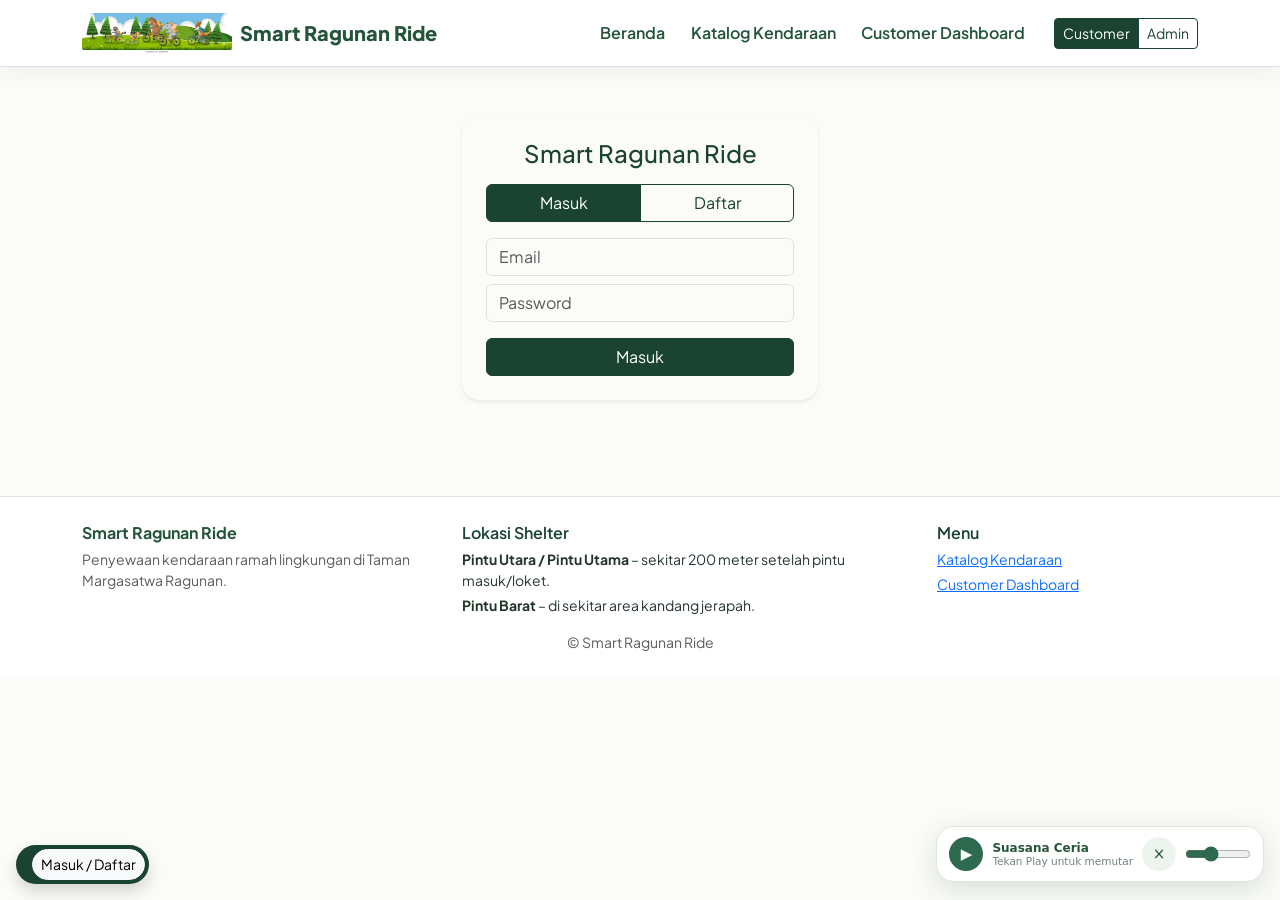
<file: admin.html>
<!DOCTYPE html>
<html lang="id">
<head>
  <meta charset="UTF-8">
  <meta name="viewport" content="width=device-width, initial-scale=1">
  <meta name="description" content="Smart Ragunan Ride: penyewaan kendaraan ramah lingkungan di Taman Margasatwa Ragunan.">
  <title>Dashboard Admin | Smart Ragunan Ride</title>
  <link rel="preconnect" href="https://fonts.googleapis.com">
  <link href="https://fonts.googleapis.com/css2?family=Plus+Jakarta+Sans:wght@400;600;700;800&display=swap" rel="stylesheet">
  <link href="https://cdn.jsdelivr.net/npm/bootstrap@5.3.3/dist/css/bootstrap.min.css" rel="stylesheet">
  <link href="https://cdn.jsdelivr.net/npm/bootstrap-icons@1.11.3/font/bootstrap-icons.min.css" rel="stylesheet">
  <link rel="stylesheet" href="assets/css/style.css">
</head>
<body>
<header>
  <nav class="navbar navbar-expand-lg bg-white sticky-top border-bottom">
    <div class="container">
      <a class="navbar-brand d-flex align-items-center gap-2" href="index.html">
        <img src="assets/img/logo.jpg" alt="Logo" height="40" class="rounded" onerror="this.remove()">
        <span class="brand">Smart Ragunan Ride <small class='text-muted fw-normal'>Admin</small></span>
      </a>
      <button class="navbar-toggler" type="button" data-bs-toggle="collapse" data-bs-target="#mainNav" aria-controls="mainNav" aria-expanded="false" aria-label="Buka navigasi">
        <span class="navbar-toggler-icon"></span>
      </button>
      <div class="collapse navbar-collapse" id="mainNav">
        <ul class="navbar-nav ms-auto align-items-lg-center">
          <li class="nav-item"><a class="nav-link active" href="admin.html">Dashboard Admin</a></li>
          <li class="nav-item"><a class="nav-link" href="iot.html">Monitoring IoT</a></li>
          <li class="nav-item"><a class="nav-link" href="riwayat-admin.html">Riwayat Peminjaman</a></li>
          <li class="nav-item ms-lg-3">
            <div class="btn-group btn-group-sm" role="group" aria-label="Pilih peran">
              <button type="button" data-role="customer" class="btn btn-outline-primary">Customer</button>
              <button type="button" data-role="admin" class="btn btn-outline-primary">Admin</button>
            </div>
          </li>
        </ul>
      </div>
    </div>
  </nav>
</header>
<main class="container py-4">
  <h1 class="h3 text-primary mb-3">Dashboard Admin</h1>

  <!-- Fitur 10: statistik -->
  <div class="row g-3 mb-4"><div class="col-6 col-md-3"><div class="card border-0 shadow-sm"><div class="card-body"><small class="text-muted">Total Booking</small><p id="sTotal" class="h4 text-primary mb-0"></p></div></div></div><div class="col-6 col-md-3"><div class="card border-0 shadow-sm"><div class="card-body"><small class="text-muted">Sewa Berjalan</small><p id="sRunning" class="h4 text-primary mb-0"></p></div></div></div><div class="col-6 col-md-3"><div class="card border-0 shadow-sm"><div class="card-body"><small class="text-muted">Menunggu Verifikasi</small><p id="sWaiting" class="h4 text-primary mb-0"></p></div></div></div><div class="col-6 col-md-3"><div class="card border-0 shadow-sm"><div class="card-body"><small class="text-muted">Pendapatan</small><p id="sIncome" class="h4 text-primary mb-0"></p></div></div></div></div>

  <section class="card border-0 shadow-sm mb-4"><div class="card-body">
    <h2 class="h5 text-primary mb-3">Verifikasi Pembayaran &amp; Pengembalian </h2>
    <div class="input-group">
      <input id="bookingId" class="form-control" placeholder="Kode booking, mis. BK1234567">
      <button id="btnVerify" type="button" class="btn btn-primary">Setujui &amp; Mulai Sewa</button>
      <button id="btnReturn" type="button" class="btn btn-success">Konfirmasi Pengembalian</button>
    </div>
  </div></section>

  <section class="card border-0 shadow-sm mb-4"><div class="card-body">
    <h2 class="h5 text-primary mb-3">Semua Booking</h2>
    <div class="table-responsive"><table class="table align-middle">
      <thead><tr><th>ID</th><th>Nama</th><th>Unit</th><th>Jadwal Pengambilan</th><th>Waktu Booking</th><th>Waktu Pembayaran</th><th>Total</th><th>Pembayaran</th><th>Status Sewa</th><th>Bukti</th><th>Aksi</th></tr></thead>
      <tbody id="bookingRows"></tbody>
    </table></div>
    <p id="bookingEmpty" class="d-none mb-0">Belum ada booking.</p>
  </div></section>
  <section class="card border-0 shadow-sm mb-4"><div class="card-body">
    <h2 class="h5 text-primary mb-3">Kelola Kendaraan</h2>
    <div class="table-responsive"><table class="table align-middle">
      <thead><tr><th>Kode</th><th>Nama</th><th>Tarif</th><th>Status</th><th></th></tr></thead>
      <tbody id="bikeRows"></tbody>
    </table></div>
  </div></section>
  <section class="card border-0 shadow-sm mb-4"><div class="card-body">
    <h2 class="h5 text-primary mb-3">Tambah Customer Offline</h2>
    <form id="manualCustomerForm" class="row g-2">
      <div class="col-md-3"><input id="offlineName" class="form-control" placeholder="Nama customer" required></div>
      <div class="col-md-2"><input id="offlinePhone" class="form-control" placeholder="Nomor HP" required></div>
      <div class="col-md-2"><input id="offlineEmail" type="email" class="form-control" placeholder="Email (opsional)"></div>
      <div class="col-md-3"><select id="offlineBike" class="form-select" required><option value="">Pilih kendaraan katalog</option></select></div>
      <div class="col-md-1"><input id="offlineDuration" type="number" min="1" value="1" class="form-control" title="Durasi / jumlah"></div>
      <div class="col-md-1"><button class="btn btn-primary w-100" type="submit">Tambah</button></div>
      <div class="col-12"><small class="text-muted">Admin memilih kendaraan dan durasi secara manual. Booking offline langsung tercatat sebagai sewa berjalan.</small></div>
    </form><div id="offlineCustomerList" class="small mt-3"></div>
  </div></section>
  <section class="card border-0 shadow-sm mb-4"><div class="card-body">
    <h2 class="h5 text-primary mb-3">Tambah Kendaraan Baru</h2>
    <form id="manualBikeForm" class="row g-2">
      <div class="col-md-3"><input id="newBikeName" class="form-control" placeholder="Nama kendaraan" required></div>
      <div class="col-md-2"><select id="newBikeType" class="form-select"><option value="sepeda">Sepeda Biasa</option><option value="ebike">Sepeda Listrik</option><option value="skuter">Skuter</option><option value="buggy">Buggy Car</option><option value="shuttle">Shuttle</option><option value="stroller">Stroller</option></select></div>
      <div class="col-md-2"><input id="newBikePrice" type="number" min="0" class="form-control" placeholder="Tarif" required></div>
      <div class="col-md-2"><select id="newBikeShelter" class="form-select"><option value="utara">Shelter Utara</option><option value="barat">Shelter Barat</option></select></div>
      <div class="col-md-3"><input id="newBikeImage" type="file" accept="image/png,image/jpeg,image/webp" class="form-control"></div>
      <div class="col-12"><button class="btn btn-primary" type="submit">Simpan Kendaraan</button><small class="text-muted ms-2">Gambar maksimal 2 MB. Data simulasi disimpan di browser.</small></div>
    </form>
  </div></section>
  <section class="card border-0 shadow-sm mb-4"><div class="card-body">
    <h2 class="h5 text-primary mb-3">Monitoring Batas Waktu Penyewaan</h2>
    <div class="table-responsive"><table class="table align-middle"><thead><tr><th>ID Booking</th><th>Customer</th><th>ID Kendaraan</th><th>Mulai</th><th>Batas Waktu</th><th>Sisa Waktu</th><th>Status</th></tr></thead><tbody id="rentalMonitorRows"></tbody></table></div>
  </div></section>
  <section class="card border-0 shadow-sm mb-4"><div class="card-body">
    <h2 class="h5 text-primary mb-3">Ulasan &amp; Rating (<span id="reviewAvg"></span>)</h2>
    <div id="reviewList"></div>
  </div></section>
  <section class="card border-0 shadow-sm mb-4"><div class="card-body">
    <h2 class="h5 text-primary mb-3">Peringatan IoT &amp; SOS</h2>
    <div id="events"></div>
  </div></section>
  <section class="card border-0 shadow-sm mb-4"><div class="card-body">
    <h2 class="h5 text-primary mb-3">Kendaraan Keluar Area</h2>
    <p class="small text-muted">Informasi lokasi terakhir kendaraan yang terdeteksi keluar dari area yang diizinkan.</p>
    <div id="geofenceAlerts"><p class="small text-muted mb-0">Belum ada kendaraan yang terdeteksi keluar area.</p></div>
  </div></section>
  <section class="card border-0 shadow-sm mb-4"><div class="card-body">
    <h2 class="h5 text-primary mb-3">Telemetri ESP32 (simulasi, deteksi otomatis)</h2>
    <p class="small text-muted">Peringatan getaran, keluar perimeter, dan baterai rendah muncul otomatis. <a href="iot.html">Buka Monitoring IoT</a></p>
    <pre id="telemetryLog" class="telemetry mb-0 d-none"></pre>
    </div></section>
</main>
<!-- Chip akun, tempat notifikasi, dan form login admin (ada di semua halaman) -->
<div class="position-fixed bottom-0 start-0 m-3 bg-primary text-white rounded-pill shadow d-flex align-items-center gap-2 ps-3 pe-1 py-1 small" style="z-index:1050">
  <span id="chipName" class="d-none"></span>
  <button id="logoutBtn" class="btn btn-sm btn-light rounded-pill d-none" type="button">Keluar</button>
  <a id="chipLogin" href="login.html" class="btn btn-sm btn-light rounded-pill d-none">Masuk / Daftar</a>
</div>
<div id="toasts" class="toast-container position-fixed top-0 end-0 p-3" style="margin-top:64px"></div>
<div class="modal fade" id="adminModal" tabindex="-1" aria-hidden="true">
  <div class="modal-dialog modal-dialog-centered modal-sm">
    <form id="adminForm" class="modal-content">
      <div class="modal-header"><h5 class="modal-title">Login Admin</h5><button type="button" class="btn-close" data-bs-dismiss="modal" aria-label="Tutup"></button></div>
      <div class="modal-body">
        <input id="admUser" class="form-control mb-2" placeholder="Username" autocomplete="username">
        <input id="admPass" type="password" class="form-control" placeholder="Password" autocomplete="current-password">
        <p id="admErr" class="text-danger small mt-2 mb-0"></p>
      </div>
      <div class="modal-footer"><button class="btn btn-primary w-100">Masuk</button></div>
    </form>
  </div>
</div>
<script src="https://cdn.jsdelivr.net/npm/bootstrap@5.3.3/dist/js/bootstrap.bundle.min.js"></script>
<script src="assets/js/core/storage.js"></script>
<script src="assets/js/core/ui.js"></script>
<script src="assets/js/features/01-auth.js"></script>
<script src="assets/js/features/15-notifications.js"></script>
<script src="assets/js/data/bikes.js"></script>
<script src="assets/js/features/14-iot-activity.js"></script>
<script src="assets/js/features/10-admin-dashboard.js"></script>
<script src="assets/js/features/08-return-bike.js"></script>
<script src="assets/js/features/11-admin-bikes.js"></script>
<script src="assets/js/features/12-admin-bookings.js"></script>
<script src="assets/js/features/16-reviews.js"></script>
<script src="assets/js/pages/admin.js"></script>
<script src="assets/js/features/17-pickup-scanner.js"></script>
<script src="assets/js/core/motion.js"></script>
<script src="assets/js/features/music-player.js"></script>
</body>
</html>
</file>
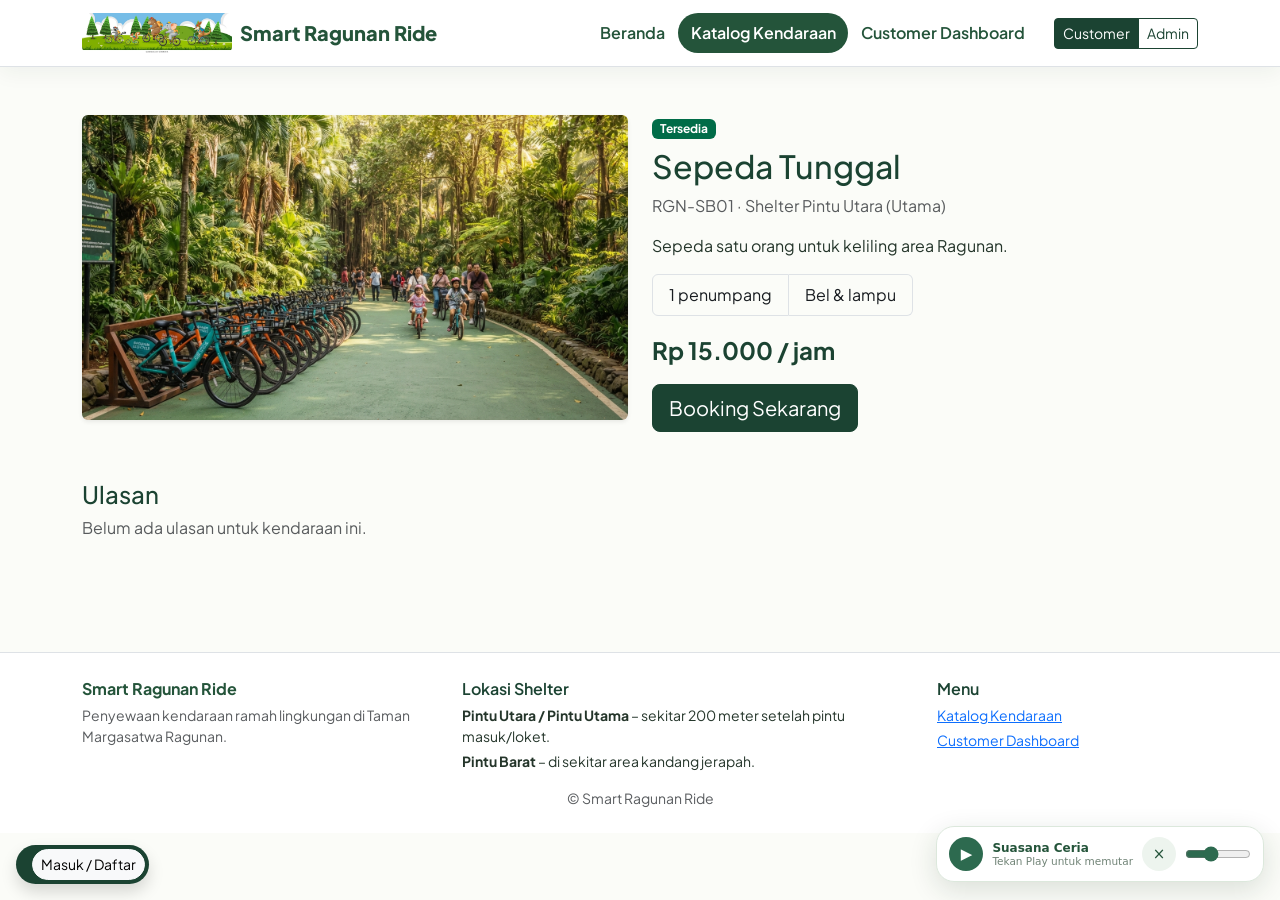
<file: detail.html>
<!DOCTYPE html>
<html lang="id">
<head>
  <meta charset="UTF-8">
  <meta name="viewport" content="width=device-width, initial-scale=1">
  <meta name="description" content="Smart Ragunan Ride: penyewaan kendaraan ramah lingkungan di Taman Margasatwa Ragunan.">
  <title>Detail Kendaraan | Smart Ragunan Ride</title>
  <link rel="preconnect" href="https://fonts.googleapis.com">
  <link href="https://fonts.googleapis.com/css2?family=Plus+Jakarta+Sans:wght@400;600;700;800&display=swap" rel="stylesheet">
  <link href="https://cdn.jsdelivr.net/npm/bootstrap@5.3.3/dist/css/bootstrap.min.css" rel="stylesheet">
  <link href="https://cdn.jsdelivr.net/npm/bootstrap-icons@1.11.3/font/bootstrap-icons.min.css" rel="stylesheet">
  <link rel="stylesheet" href="assets/css/style.css">
</head>
<body>
<header>
  <nav class="navbar navbar-expand-lg bg-white sticky-top border-bottom">
    <div class="container">
      <a class="navbar-brand d-flex align-items-center gap-2" href="index.html">
        <img src="assets/img/logo.jpg" alt="Logo" height="40" class="rounded" onerror="this.remove()">
        <span class="brand">Smart Ragunan Ride</span>
      </a>
      <button class="navbar-toggler" type="button" data-bs-toggle="collapse" data-bs-target="#mainNav" aria-controls="mainNav" aria-expanded="false" aria-label="Buka navigasi">
        <span class="navbar-toggler-icon"></span>
      </button>
      <div class="collapse navbar-collapse" id="mainNav">
        <ul class="navbar-nav ms-auto align-items-lg-center">
          <li class="nav-item"><a class="nav-link" href="index.html">Beranda</a></li>
          <li class="nav-item"><a class="nav-link active" href="katalog.html">Katalog Kendaraan</a></li>
          <li class="nav-item" data-only="customer"><a class="nav-link" href="dashboard.html">Customer Dashboard</a></li>
          <li class="nav-item" data-only="admin"><a class="nav-link" href="admin.html">Dashboard Admin</a></li>
          <li class="nav-item ms-lg-3">
            <div class="btn-group btn-group-sm" role="group" aria-label="Pilih peran">
              <button type="button" data-role="customer" class="btn btn-outline-primary">Customer</button>
              <button type="button" data-role="admin" class="btn btn-outline-primary">Admin</button>
            </div>
          </li>
        </ul>
      </div>
    </div>
  </nav>
</header>
<main class="container py-5">
  <div class="row g-4">
    <div class="col-md-6"><img id="bikeImg" alt="Kendaraan" class="img-fluid rounded shadow-sm w-100" style="max-height:420px;object-fit:cover"></div>
    <div class="col-md-6">
      <span id="bikeStatus" class="badge text-bg-success mb-2"></span>
      <h1 id="bikeTitle" class="h2 text-primary"></h1>
      <p id="bikeInfo" class="text-muted"></p>
      <p id="bikeDesc"></p>
      <ul id="bikeSpecs" class="list-group list-group-horizontal-md flex-wrap mb-3"></ul>
      <p id="bikePrice" class="fs-4 fw-bold text-primary"></p>
      <a id="bookLink" class="btn btn-primary btn-lg">Booking Sekarang</a>
    </div>
  </div>
  <section class="mt-5">
    <h2 class="h4 text-primary">Ulasan <span id="ratingText"></span></h2>
    <div id="reviewList" class="d-grid gap-2"></div>
  </section>
</main>
<footer class="bg-white border-top mt-5 py-4">
  <div class="container">
    <div class="row g-4">
      <div class="col-md-4">
        <p class="fw-bold brand mb-1">Smart Ragunan Ride</p>
        <p class="small text-muted mb-0">Penyewaan kendaraan ramah lingkungan di Taman Margasatwa Ragunan.</p>
      </div>
      <div class="col-md-5">
        <p class="fw-semibold text-primary mb-1">Lokasi Shelter</p>
        <p class="small mb-1"><b>Pintu Utara / Pintu Utama</b> &ndash; sekitar 200 meter setelah pintu masuk/loket.</p>
        <p class="small mb-0"><b>Pintu Barat</b> &ndash; di sekitar area kandang jerapah.</p>
      </div>
      <div class="col-md-3">
        <p class="fw-semibold text-primary mb-1">Menu</p>
        <p class="small mb-1"><a href="katalog.html">Katalog Kendaraan</a></p>
        <p class="small mb-0"><a href="dashboard.html">Customer Dashboard</a></p>
      </div>
    </div>
    <p class="text-center small text-muted mt-3 mb-0">&copy; Smart Ragunan Ride</p>
  </div>
</footer>
<!-- Chip akun, tempat notifikasi, dan form login admin (ada di semua halaman) -->
<div class="position-fixed bottom-0 start-0 m-3 bg-primary text-white rounded-pill shadow d-flex align-items-center gap-2 ps-3 pe-1 py-1 small" style="z-index:1050">
  <span id="chipName" class="d-none"></span>
  <button id="logoutBtn" class="btn btn-sm btn-light rounded-pill d-none" type="button">Keluar</button>
  <a id="chipLogin" href="login.html" class="btn btn-sm btn-light rounded-pill d-none">Masuk / Daftar</a>
</div>
<div id="toasts" class="toast-container position-fixed top-0 end-0 p-3" style="margin-top:64px"></div>
<div class="modal fade" id="adminModal" tabindex="-1" aria-hidden="true">
  <div class="modal-dialog modal-dialog-centered modal-sm">
    <form id="adminForm" class="modal-content">
      <div class="modal-header"><h5 class="modal-title">Login Admin</h5><button type="button" class="btn-close" data-bs-dismiss="modal" aria-label="Tutup"></button></div>
      <div class="modal-body">
        <input id="admUser" class="form-control mb-2" placeholder="Username" autocomplete="username">
        <input id="admPass" type="password" class="form-control" placeholder="Password" autocomplete="current-password">
        <p id="admErr" class="text-danger small mt-2 mb-0"></p>
      </div>
      <div class="modal-footer"><button class="btn btn-primary w-100">Masuk</button></div>
    </form>
  </div>
</div>
<script src="https://cdn.jsdelivr.net/npm/bootstrap@5.3.3/dist/js/bootstrap.bundle.min.js"></script>
<script src="assets/js/core/storage.js"></script>
<script src="assets/js/core/ui.js"></script>
<script src="assets/js/features/01-auth.js"></script>
<script src="assets/js/features/15-notifications.js"></script>
<script src="assets/js/data/bikes.js"></script>
<script src="assets/js/features/03-bike-detail.js"></script>
<script src="assets/js/core/motion.js"></script>
<script src="assets/js/features/music-player.js"></script>
</body>
</html>
</file>
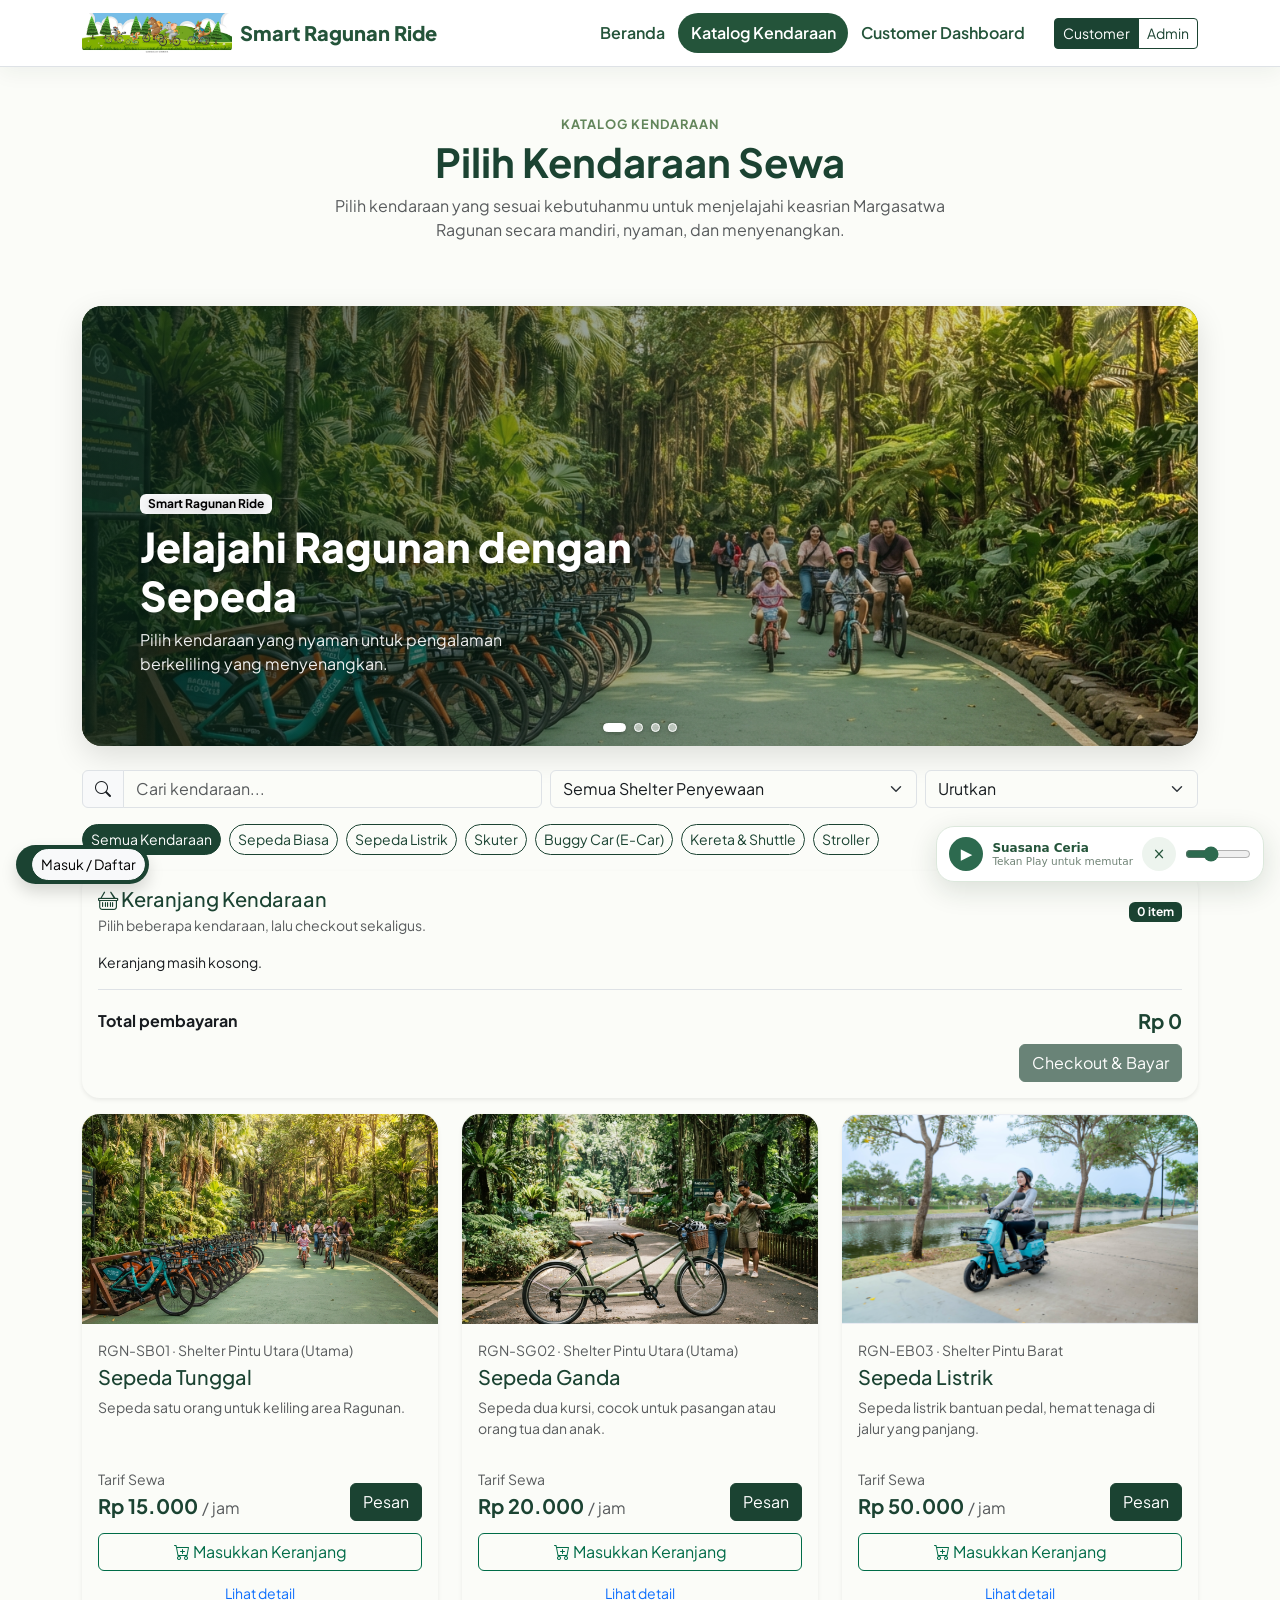
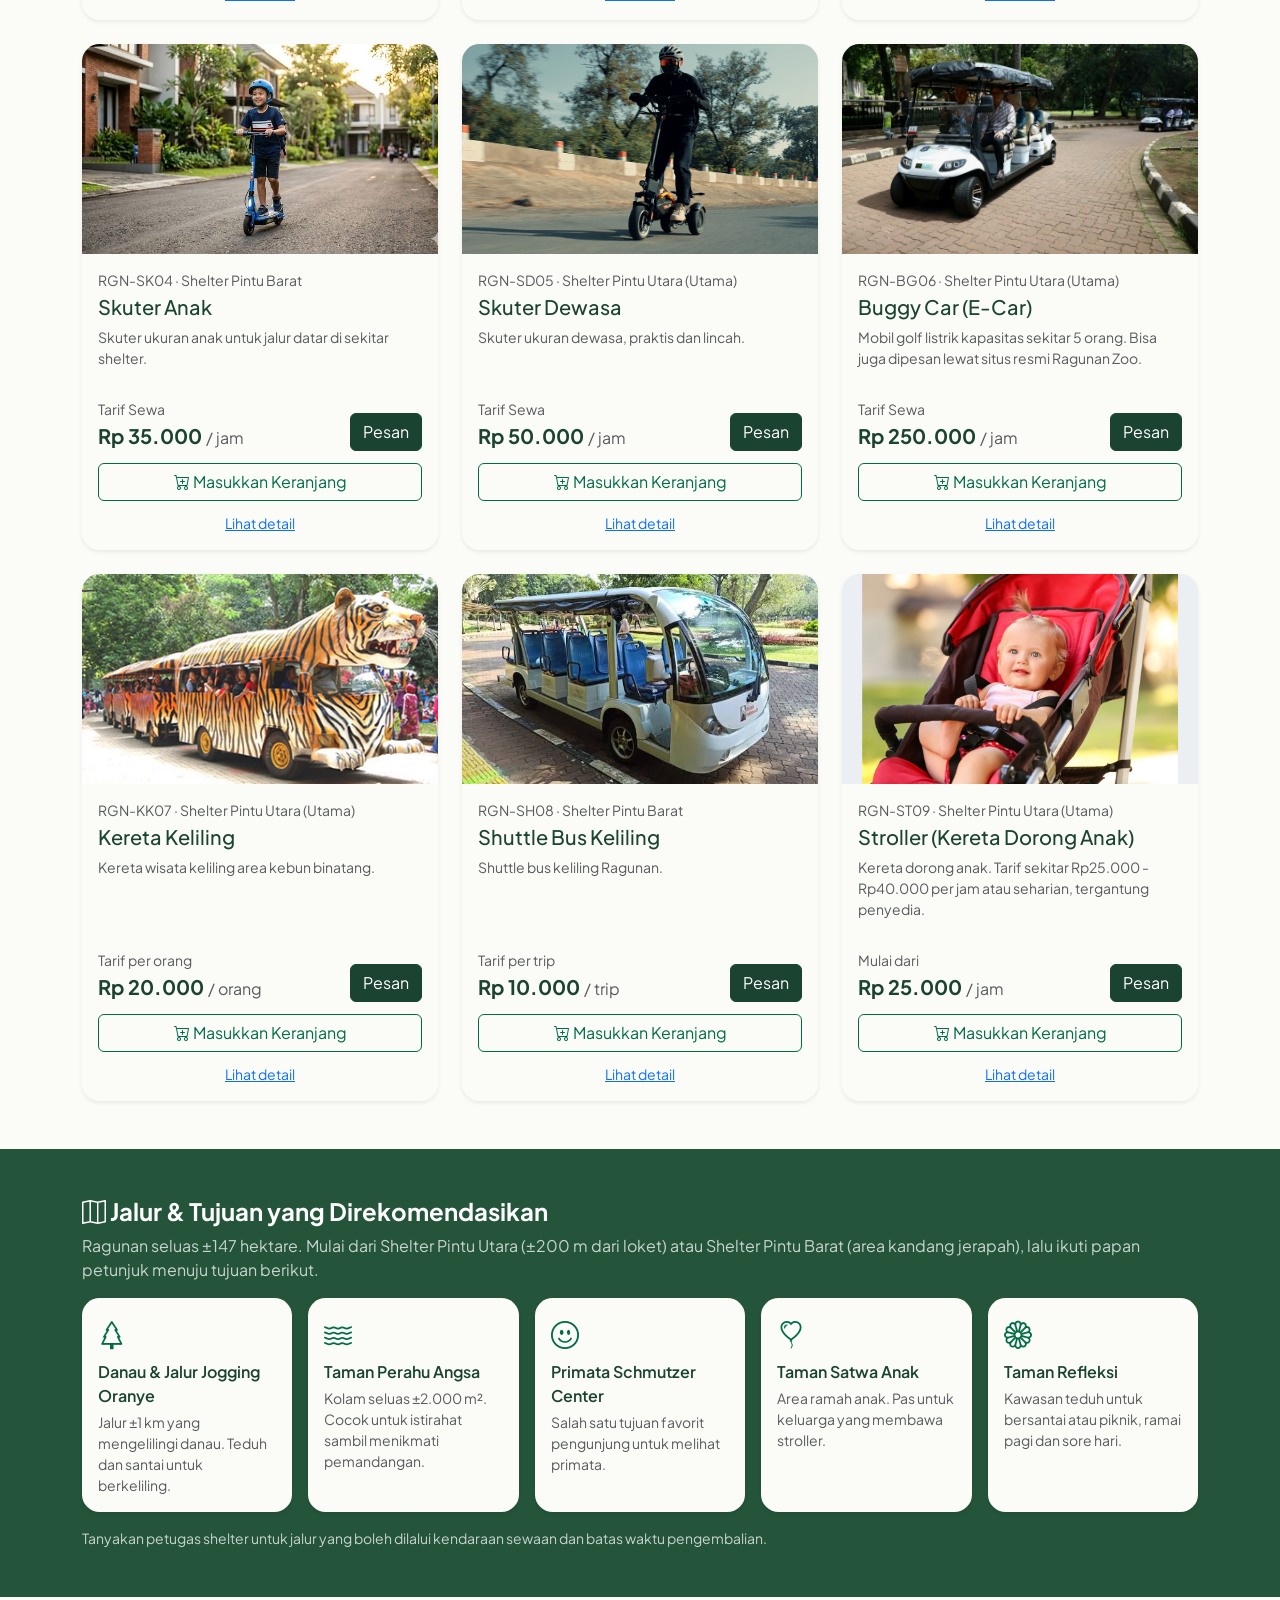
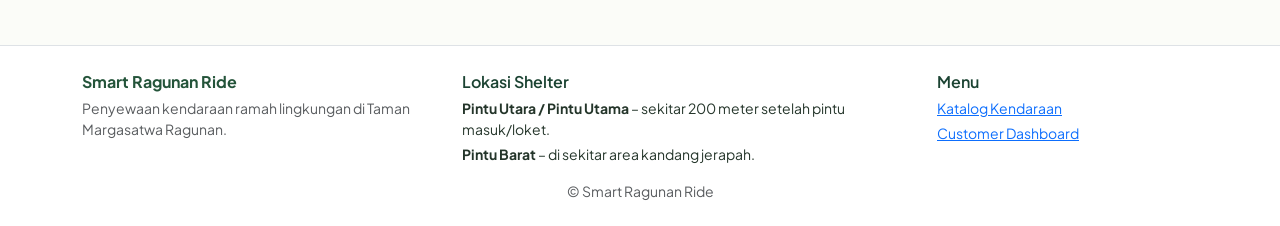
<file: katalog.html>
<!DOCTYPE html>
<html lang="id">
<head>
  <meta charset="UTF-8">
  <meta name="viewport" content="width=device-width, initial-scale=1">
  <meta name="description" content="Smart Ragunan Ride: penyewaan kendaraan ramah lingkungan di Taman Margasatwa Ragunan.">
  <title>Katalog Kendaraan | Smart Ragunan Ride</title>
  <link rel="preconnect" href="https://fonts.googleapis.com">
  <link href="https://fonts.googleapis.com/css2?family=Plus+Jakarta+Sans:wght@400;600;700;800&display=swap" rel="stylesheet">
  <link href="https://cdn.jsdelivr.net/npm/bootstrap@5.3.3/dist/css/bootstrap.min.css" rel="stylesheet">
  <link href="https://cdn.jsdelivr.net/npm/bootstrap-icons@1.11.3/font/bootstrap-icons.min.css" rel="stylesheet">
  <link rel="stylesheet" href="assets/css/style.css">
  <link rel="stylesheet" href="assets/css/slideshow.css">
</head>
<body>
<header>
  <nav class="navbar navbar-expand-lg bg-white sticky-top border-bottom">
    <div class="container">
      <a class="navbar-brand d-flex align-items-center gap-2" href="index.html">
        <img src="assets/img/logo.jpg" alt="Logo" height="40" class="rounded" onerror="this.remove()">
        <span class="brand">Smart Ragunan Ride</span>
      </a>
      <button class="navbar-toggler" type="button" data-bs-toggle="collapse" data-bs-target="#mainNav" aria-controls="mainNav" aria-expanded="false" aria-label="Buka navigasi">
        <span class="navbar-toggler-icon"></span>
      </button>
      <div class="collapse navbar-collapse" id="mainNav">
        <ul class="navbar-nav ms-auto align-items-lg-center">
          <li class="nav-item"><a class="nav-link" href="index.html">Beranda</a></li>
          <li class="nav-item"><a class="nav-link active" href="katalog.html">Katalog Kendaraan</a></li>
          <li class="nav-item" data-only="customer"><a class="nav-link" href="dashboard.html">Customer Dashboard</a></li>
          <li class="nav-item" data-only="admin"><a class="nav-link" href="admin.html">Dashboard Admin</a></li>
          <li class="nav-item ms-lg-3">
            <div class="btn-group btn-group-sm" role="group" aria-label="Pilih peran">
              <button type="button" data-role="customer" class="btn btn-outline-primary">Customer</button>
              <button type="button" data-role="admin" class="btn btn-outline-primary">Admin</button>
            </div>
          </li>
        </ul>
      </div>
    </div>
  </nav>
</header>
<main>
  <section class="container text-center py-5">
    <p class="eyebrow mb-1">Katalog Kendaraan</p>
    <h1 class="display-6 fw-bold text-primary">Pilih Kendaraan Sewa</h1>
    <p class="text-muted mx-auto" style="max-width:640px">Pilih kendaraan yang sesuai kebutuhanmu untuk menjelajahi keasrian Margasatwa Ragunan secara mandiri, nyaman, dan menyenangkan.</p>
  </section>

  <!-- Slideshow kendaraan katalog -->
  <section class="container pb-4">
    <div class="srr-catalog-slideshow srr-fade-slideshow" data-srr-slideshow aria-label="Galeri pilihan kendaraan">
      <div class="srr-catalog-slide srr-slide is-active">
        <img src="assets/img/kendaraan/RGN-SB01.jpg" alt="Sepeda tunggal untuk berkeliling Ragunan">
        <div class="srr-catalog-caption"><span class="badge text-bg-light mb-2">Smart Ragunan Ride</span><h2>Jelajahi Ragunan dengan Sepeda</h2><p>Pilih kendaraan yang nyaman untuk pengalaman berkeliling yang menyenangkan.</p></div>
      </div>
      <div class="srr-catalog-slide srr-slide">
        <img src="assets/img/kendaraan/RGN-EB03.jpg" alt="Sepeda listrik untuk menjelajahi Ragunan">
        <div class="srr-catalog-caption"><span class="badge text-bg-light mb-2">Lebih Praktis</span><h2>Bergerak Lebih Nyaman</h2><p>Temukan pilihan sepeda listrik untuk menemani perjalananmu.</p></div>
      </div>
      <div class="srr-catalog-slide srr-slide">
        <img src="assets/img/kendaraan/RGN-BG06.jpg" alt="Buggy car listrik untuk pengunjung">
        <div class="srr-catalog-caption"><span class="badge text-bg-light mb-2">Untuk Keluarga</span><h2>Keliling Bersama Keluarga</h2><p>Pilih kendaraan sesuai kebutuhan dan jumlah penumpang.</p></div>
      </div>
      <div class="srr-catalog-slide srr-slide">
        <img src="assets/img/kendaraan/RGN-SG02.jpg" alt="Sepeda ganda untuk dua orang">
        <div class="srr-catalog-caption"><span class="badge text-bg-light mb-2">Makin Seru</span><h2>Nikmati Perjalanan Berdua</h2><p>Jelajahi area Ragunan dengan pilihan kendaraan yang tepat.</p></div>
      </div>
      <div class="srr-slide-dots" aria-label="Navigasi slideshow katalog">
        <button type="button" class="is-active" aria-label="Tampilkan gambar 1"></button>
        <button type="button" aria-label="Tampilkan gambar 2"></button>
        <button type="button" aria-label="Tampilkan gambar 3"></button>
        <button type="button" aria-label="Tampilkan gambar 4"></button>
      </div>
    </div>
  </section>

  <section class="container pb-3">
    <div class="row g-2 mb-3">
      <div class="col-md-5"><div class="input-group"><span class="input-group-text"><i class="bi bi-search"></i></span><input id="searchInput" class="form-control" placeholder="Cari kendaraan..."></div></div>
      <div class="col-md-4"><select id="shelterSelect" class="form-select">
        <option value="all">Semua Shelter Penyewaan</option>
        <option value="utara">Shelter Pintu Utara (Utama) - ±200 m dari loket</option>
        <option value="barat">Shelter Pintu Barat - Area kandang jerapah</option>
      </select></div>
      <div class="col-md-3"><select id="sortSelect" class="form-select">
        <option value="default">Urutkan</option><option value="price-asc">Harga terendah</option><option value="price-desc">Harga tertinggi</option>
      </select></div>
    </div>
    <div id="categoryChips" class="d-flex flex-wrap gap-2">
      <button type="button" data-cat="all" class="btn btn-sm rounded-pill btn-primary">Semua Kendaraan</button><button type="button" data-cat="sepeda" class="btn btn-sm rounded-pill btn-outline-primary">Sepeda Biasa</button><button type="button" data-cat="ebike" class="btn btn-sm rounded-pill btn-outline-primary">Sepeda Listrik</button><button type="button" data-cat="skuter" class="btn btn-sm rounded-pill btn-outline-primary">Skuter</button><button type="button" data-cat="buggy" class="btn btn-sm rounded-pill btn-outline-primary">Buggy Car (E-Car)</button><button type="button" data-cat="shuttle" class="btn btn-sm rounded-pill btn-outline-primary">Kereta &amp; Shuttle</button><button type="button" data-cat="stroller" class="btn btn-sm rounded-pill btn-outline-primary">Stroller</button>
    </div>
  </section>

  <section class="container pb-3"><div class="card border-0 shadow-sm"><div class="card-body"><div class="d-flex flex-wrap justify-content-between align-items-center gap-2"><div><h2 class="h5 text-primary mb-1"><i class="bi bi-basket"></i> Keranjang Kendaraan</h2><p class="small text-muted mb-0">Pilih beberapa kendaraan, lalu checkout sekaligus.</p></div><span class="badge text-bg-primary" id="cartCount">0 item</span></div><div id="cartItems" class="small mt-3">Keranjang masih kosong.</div><div class="d-flex justify-content-between align-items-center border-top pt-3 mt-3"><strong>Total pembayaran</strong><strong class="fs-5 text-primary" id="cartTotal">Rp 0</strong></div><div class="text-end mt-2"><button id="cartCheckout" class="btn btn-primary" disabled>Checkout &amp; Bayar</button></div></div></div></section>
  <section class="container pb-5">
    <div id="bikeGrid" class="row g-4"></div>
    <p id="emptyMsg" class="d-none text-center text-muted py-4">Tidak ada kendaraan yang cocok.</p>
  </section>

  <!-- Jalur & tujuan rekomendasi -->
  <section class="section-dark py-5">
    <div class="container">
      <h2 class="h4 fw-bold"><i class="bi bi-map"></i> Jalur &amp; Tujuan yang Direkomendasikan</h2>
      <p class="opacity-75">Ragunan seluas ±147 hektare. Mulai dari Shelter Pintu Utara (±200 m dari loket) atau Shelter Pintu Barat (area kandang jerapah), lalu ikuti papan petunjuk menuju tujuan berikut.</p>
      <div class="row g-3 text-body">
        <div class="col-sm-6 col-lg"><div class="card h-100 border-0 shadow-sm"><div class="card-body"><i class="bi bi-tree fs-3 text-success"></i><p class="fw-semibold text-primary mb-1 mt-1">Danau &amp; Jalur Jogging Oranye</p><p class="small text-muted mb-0">Jalur ±1 km yang mengelilingi danau. Teduh dan santai untuk berkeliling.</p></div></div></div>
        <div class="col-sm-6 col-lg"><div class="card h-100 border-0 shadow-sm"><div class="card-body"><i class="bi bi-water fs-3 text-success"></i><p class="fw-semibold text-primary mb-1 mt-1">Taman Perahu Angsa</p><p class="small text-muted mb-0">Kolam seluas ±2.000 m². Cocok untuk istirahat sambil menikmati pemandangan.</p></div></div></div>
        <div class="col-sm-6 col-lg"><div class="card h-100 border-0 shadow-sm"><div class="card-body"><i class="bi bi-emoji-smile fs-3 text-success"></i><p class="fw-semibold text-primary mb-1 mt-1">Primata Schmutzer Center</p><p class="small text-muted mb-0">Salah satu tujuan favorit pengunjung untuk melihat primata.</p></div></div></div>
        <div class="col-sm-6 col-lg"><div class="card h-100 border-0 shadow-sm"><div class="card-body"><i class="bi bi-balloon-heart fs-3 text-success"></i><p class="fw-semibold text-primary mb-1 mt-1">Taman Satwa Anak</p><p class="small text-muted mb-0">Area ramah anak. Pas untuk keluarga yang membawa stroller.</p></div></div></div>
        <div class="col-sm-6 col-lg"><div class="card h-100 border-0 shadow-sm"><div class="card-body"><i class="bi bi-flower1 fs-3 text-success"></i><p class="fw-semibold text-primary mb-1 mt-1">Taman Refleksi</p><p class="small text-muted mb-0">Kawasan teduh untuk bersantai atau piknik, ramai pagi dan sore hari.</p></div></div></div>
      </div>
      <p class="small opacity-75 mt-3 mb-0">Tanyakan petugas shelter untuk jalur yang boleh dilalui kendaraan sewaan dan batas waktu pengembalian.</p>
    </div>
  </section>
</main>

<!-- Modal booking (fitur 4) -->
<div class="modal fade" id="bookingModal" tabindex="-1" aria-hidden="true">
  <div class="modal-dialog modal-dialog-centered modal-lg modal-dialog-scrollable">
    <div class="modal-content">
      <div class="modal-header">
        <div class="d-flex align-items-center gap-3">
          <img id="modalBikeImg" alt="Kendaraan" class="rounded" width="96" height="72" style="object-fit:cover">
          <div><small class="text-muted" id="modalBikeCode"></small><h5 class="modal-title" id="modalBikeTitle"></h5><small id="modalBikeShelter"></small></div>
        </div>
        <button type="button" class="btn-close" data-bs-dismiss="modal" aria-label="Tutup"></button>
      </div>
      <div class="modal-body">
        <div class="row g-3">
          <div class="col-md-6"><label class="form-label" for="custName">Nama</label><input id="custName" class="form-control" placeholder="Nama penyewa"></div>
          <div class="col-md-6"><label class="form-label" for="custPhone">No. HP</label><input id="custPhone" class="form-control" placeholder="08xxxxxxxxxx"></div>
          <div class="col-md-6"><label class="form-label" for="rentalDate">Tanggal</label><input id="rentalDate" type="date" class="form-control"></div>
          <div class="col-md-6"><label class="form-label" for="rentalStartTime">Jam mulai</label><input id="rentalStartTime" type="time" value="09:00" class="form-control"></div>
          <div class="col-12"><label class="form-label">Durasi / jumlah</label><div class="btn-group w-100" role="group"><button type="button" class="duration-pill btn btn-outline-primary" data-hours="1">1</button><button type="button" class="duration-pill btn btn-outline-primary" data-hours="2">2</button><button type="button" class="duration-pill btn btn-outline-primary" data-hours="3">3</button><button type="button" class="duration-pill btn btn-outline-primary" data-hours="4">4</button></div></div>
        </div>
        <hr>
        <div class="small">
          <div class="d-flex justify-content-between"><span>Tarif</span><span id="calcBasePrice"></span></div>
          <div class="d-flex justify-content-between"><span>Jumlah</span><span id="calcHoursLabel"></span></div>
          <div class="d-flex justify-content-between"><span>Subtotal</span><span id="calcSubtotal"></span></div>
          <div class="d-none" id="depositRow"><span id="calcDeposit"></span></div>
        </div>
        <div class="d-flex justify-content-between fw-bold fs-5 mt-2"><span>Total</span><span id="calcTotalPayment"></span></div>
      </div>
      <div class="modal-footer"><button id="btnConfirmPay" type="button" class="btn btn-primary w-100">Lanjut ke Pembayaran</button></div>
    </div>
  </div>
</div>
<template id="bikeCard">
  <div class="col-12 col-md-6 col-lg-4">
    <article class="card h-100 card-hover border-0 shadow-sm">
      <img data-attr="src:img,alt:title" data-fb class="card-img-top bike-img">
      <div class="card-body d-flex flex-column gap-1">
        <p class="small text-muted mb-0"><span data-f="code"></span> · <span data-f="shelter"></span></p>
        <h3 class="h5 text-primary mb-0" data-f="title"></h3>
        <p class="small fw-semibold text-success mb-0" data-f="ratingText"></p>
        <p class="small text-muted flex-grow-1" data-f="desc"></p>
        <div class="d-flex justify-content-between align-items-end mt-2">
          <div><small class="text-muted" data-f="priceNote"></small><div class="fs-5 fw-bold text-primary"><span data-f="priceText"></span> <small class="fs-6 fw-normal text-muted" data-f="unitText"></small></div></div>
          <button type="button" class="btn btn-primary" data-f="btnText"></button>
        </div>
        <button type="button" class="btn btn-outline-success w-100 mt-2" data-cart-add=""> <i class="bi bi-cart-plus"></i> Masukkan Keranjang</button>
        <a data-attr="href:detailUrl" class="small text-center mt-2">Lihat detail</a>
      </div>
    </article>
  </div>
</template>
<footer class="bg-white border-top mt-5 py-4">
  <div class="container">
    <div class="row g-4">
      <div class="col-md-4">
        <p class="fw-bold brand mb-1">Smart Ragunan Ride</p>
        <p class="small text-muted mb-0">Penyewaan kendaraan ramah lingkungan di Taman Margasatwa Ragunan.</p>
      </div>
      <div class="col-md-5">
        <p class="fw-semibold text-primary mb-1">Lokasi Shelter</p>
        <p class="small mb-1"><b>Pintu Utara / Pintu Utama</b> &ndash; sekitar 200 meter setelah pintu masuk/loket.</p>
        <p class="small mb-0"><b>Pintu Barat</b> &ndash; di sekitar area kandang jerapah.</p>
      </div>
      <div class="col-md-3">
        <p class="fw-semibold text-primary mb-1">Menu</p>
        <p class="small mb-1"><a href="katalog.html">Katalog Kendaraan</a></p>
        <p class="small mb-0"><a href="dashboard.html">Customer Dashboard</a></p>
      </div>
    </div>
    <p class="text-center small text-muted mt-3 mb-0">&copy; Smart Ragunan Ride</p>
  </div>
</footer>
<!-- Chip akun, tempat notifikasi, dan form login admin (ada di semua halaman) -->
<div class="position-fixed bottom-0 start-0 m-3 bg-primary text-white rounded-pill shadow d-flex align-items-center gap-2 ps-3 pe-1 py-1 small" style="z-index:1050">
  <span id="chipName" class="d-none"></span>
  <button id="logoutBtn" class="btn btn-sm btn-light rounded-pill d-none" type="button">Keluar</button>
  <a id="chipLogin" href="login.html" class="btn btn-sm btn-light rounded-pill d-none">Masuk / Daftar</a>
</div>
<div id="toasts" class="toast-container position-fixed top-0 end-0 p-3" style="margin-top:64px"></div>
<div class="modal fade" id="adminModal" tabindex="-1" aria-hidden="true">
  <div class="modal-dialog modal-dialog-centered modal-sm">
    <form id="adminForm" class="modal-content">
      <div class="modal-header"><h5 class="modal-title">Login Admin</h5><button type="button" class="btn-close" data-bs-dismiss="modal" aria-label="Tutup"></button></div>
      <div class="modal-body">
        <input id="admUser" class="form-control mb-2" placeholder="Username" autocomplete="username">
        <input id="admPass" type="password" class="form-control" placeholder="Password" autocomplete="current-password">
        <p id="admErr" class="text-danger small mt-2 mb-0"></p>
      </div>
      <div class="modal-footer"><button class="btn btn-primary w-100">Masuk</button></div>
    </form>
  </div>
</div>
<script src="https://cdn.jsdelivr.net/npm/bootstrap@5.3.3/dist/js/bootstrap.bundle.min.js"></script>
<script src="assets/js/core/storage.js"></script>
<script src="assets/js/core/ui.js"></script>
<script src="assets/js/features/01-auth.js"></script>
<script src="assets/js/features/15-notifications.js"></script>
<script src="assets/js/data/bikes.js"></script>
<script src="assets/js/features/02-bike-catalog.js"></script>
<script src="assets/js/features/04-booking.js"></script>
<script src="assets/js/core/motion.js"></script>
<script src="assets/js/features/slideshow.js"></script>
<script src="assets/js/features/music-player.js"></script>
</body>
</html>
</file>
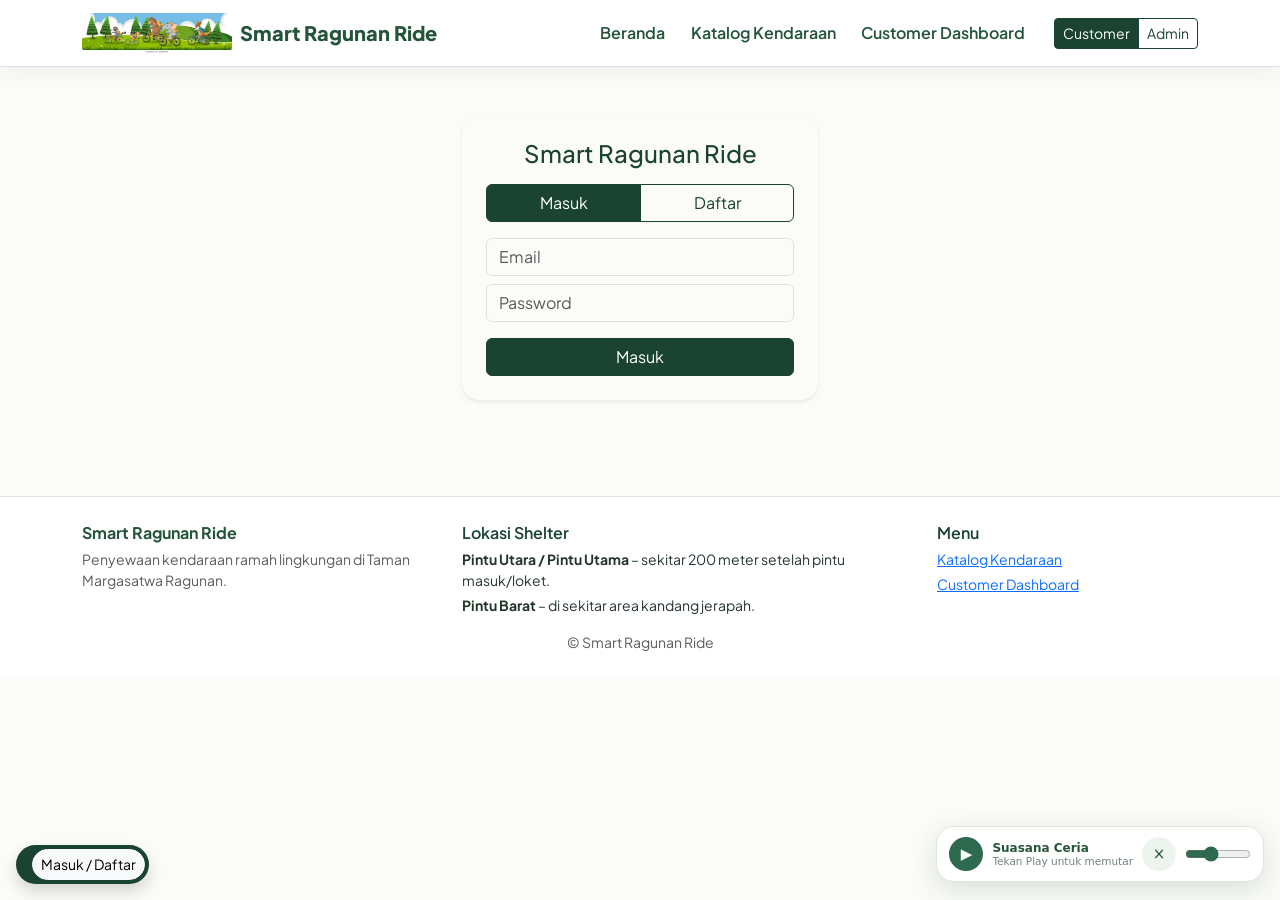
<file: login.html>
<!DOCTYPE html>
<html lang="id">
<head>
  <meta charset="UTF-8">
  <meta name="viewport" content="width=device-width, initial-scale=1">
  <meta name="description" content="Smart Ragunan Ride: penyewaan kendaraan ramah lingkungan di Taman Margasatwa Ragunan.">
  <title>Masuk | Smart Ragunan Ride</title>
  <link rel="preconnect" href="https://fonts.googleapis.com">
  <link href="https://fonts.googleapis.com/css2?family=Plus+Jakarta+Sans:wght@400;600;700;800&display=swap" rel="stylesheet">
  <link href="https://cdn.jsdelivr.net/npm/bootstrap@5.3.3/dist/css/bootstrap.min.css" rel="stylesheet">
  <link href="https://cdn.jsdelivr.net/npm/bootstrap-icons@1.11.3/font/bootstrap-icons.min.css" rel="stylesheet">
  <link rel="stylesheet" href="assets/css/style.css">
</head>
<body>
<header>
  <nav class="navbar navbar-expand-lg bg-white sticky-top border-bottom">
    <div class="container">
      <a class="navbar-brand d-flex align-items-center gap-2" href="index.html">
        <img src="assets/img/logo.jpg" alt="Logo" height="40" class="rounded" onerror="this.remove()">
        <span class="brand">Smart Ragunan Ride</span>
      </a>
      <button class="navbar-toggler" type="button" data-bs-toggle="collapse" data-bs-target="#mainNav" aria-controls="mainNav" aria-expanded="false" aria-label="Buka navigasi">
        <span class="navbar-toggler-icon"></span>
      </button>
      <div class="collapse navbar-collapse" id="mainNav">
        <ul class="navbar-nav ms-auto align-items-lg-center">
          <li class="nav-item"><a class="nav-link" href="index.html">Beranda</a></li>
          <li class="nav-item"><a class="nav-link" href="katalog.html">Katalog Kendaraan</a></li>
          <li class="nav-item" data-only="customer"><a class="nav-link" href="dashboard.html">Customer Dashboard</a></li>
          <li class="nav-item" data-only="admin"><a class="nav-link" href="admin.html">Dashboard Admin</a></li>
          <li class="nav-item ms-lg-3">
            <div class="btn-group btn-group-sm" role="group" aria-label="Pilih peran">
              <button type="button" data-role="customer" class="btn btn-outline-primary">Customer</button>
              <button type="button" data-role="admin" class="btn btn-outline-primary">Admin</button>
            </div>
          </li>
        </ul>
      </div>
    </div>
  </nav>
</header>
<main class="container py-5">
  <div class="row justify-content-center"><div class="col-md-6 col-lg-4">
    <div class="card border-0 shadow-sm"><div class="card-body p-4">
      <h1 class="h4 text-primary text-center mb-3">Smart Ragunan Ride</h1>
      <div class="btn-group w-100 mb-3" role="group">
        <button id="tabLogin" type="button" class="btn btn-primary">Masuk</button>
        <button id="tabReg" type="button" class="btn btn-outline-primary">Daftar</button>
      </div>
      <form id="authForm" class="d-grid gap-2">
        <div id="nameWrap" class="d-none"><input id="name" class="form-control" placeholder="Nama lengkap"></div>
        <input id="email" type="email" required class="form-control" placeholder="Email">
        <input id="pass" type="password" required class="form-control" placeholder="Password">
        <p id="err" class="text-danger small mb-0"></p>
        <button id="submitBtn" class="btn btn-primary">Masuk</button>
      </form>
    </div></div>
  </div></div>
</main>
<footer class="bg-white border-top mt-5 py-4">
  <div class="container">
    <div class="row g-4">
      <div class="col-md-4">
        <p class="fw-bold brand mb-1">Smart Ragunan Ride</p>
        <p class="small text-muted mb-0">Penyewaan kendaraan ramah lingkungan di Taman Margasatwa Ragunan.</p>
      </div>
      <div class="col-md-5">
        <p class="fw-semibold text-primary mb-1">Lokasi Shelter</p>
        <p class="small mb-1"><b>Pintu Utara / Pintu Utama</b> &ndash; sekitar 200 meter setelah pintu masuk/loket.</p>
        <p class="small mb-0"><b>Pintu Barat</b> &ndash; di sekitar area kandang jerapah.</p>
      </div>
      <div class="col-md-3">
        <p class="fw-semibold text-primary mb-1">Menu</p>
        <p class="small mb-1"><a href="katalog.html">Katalog Kendaraan</a></p>
        <p class="small mb-0"><a href="dashboard.html">Customer Dashboard</a></p>
      </div>
    </div>
    <p class="text-center small text-muted mt-3 mb-0">&copy; Smart Ragunan Ride</p>
  </div>
</footer>
<!-- Chip akun, tempat notifikasi, dan form login admin (ada di semua halaman) -->
<div class="position-fixed bottom-0 start-0 m-3 bg-primary text-white rounded-pill shadow d-flex align-items-center gap-2 ps-3 pe-1 py-1 small" style="z-index:1050">
  <span id="chipName" class="d-none"></span>
  <button id="logoutBtn" class="btn btn-sm btn-light rounded-pill d-none" type="button">Keluar</button>
  <a id="chipLogin" href="login.html" class="btn btn-sm btn-light rounded-pill d-none">Masuk / Daftar</a>
</div>
<div id="toasts" class="toast-container position-fixed top-0 end-0 p-3" style="margin-top:64px"></div>
<div class="modal fade" id="adminModal" tabindex="-1" aria-hidden="true">
  <div class="modal-dialog modal-dialog-centered modal-sm">
    <form id="adminForm" class="modal-content">
      <div class="modal-header"><h5 class="modal-title">Login Admin</h5><button type="button" class="btn-close" data-bs-dismiss="modal" aria-label="Tutup"></button></div>
      <div class="modal-body">
        <input id="admUser" class="form-control mb-2" placeholder="Username" autocomplete="username">
        <input id="admPass" type="password" class="form-control" placeholder="Password" autocomplete="current-password">
        <p id="admErr" class="text-danger small mt-2 mb-0"></p>
      </div>
      <div class="modal-footer"><button class="btn btn-primary w-100">Masuk</button></div>
    </form>
  </div>
</div>
<script src="https://cdn.jsdelivr.net/npm/bootstrap@5.3.3/dist/js/bootstrap.bundle.min.js"></script>
<script src="assets/js/core/storage.js"></script>
<script src="assets/js/core/ui.js"></script>
<script src="assets/js/features/01-auth.js"></script>
<script src="assets/js/features/15-notifications.js"></script>
<script src="assets/js/core/motion.js"></script>
<script src="assets/js/features/music-player.js"></script>
</body>
</html>
</file>
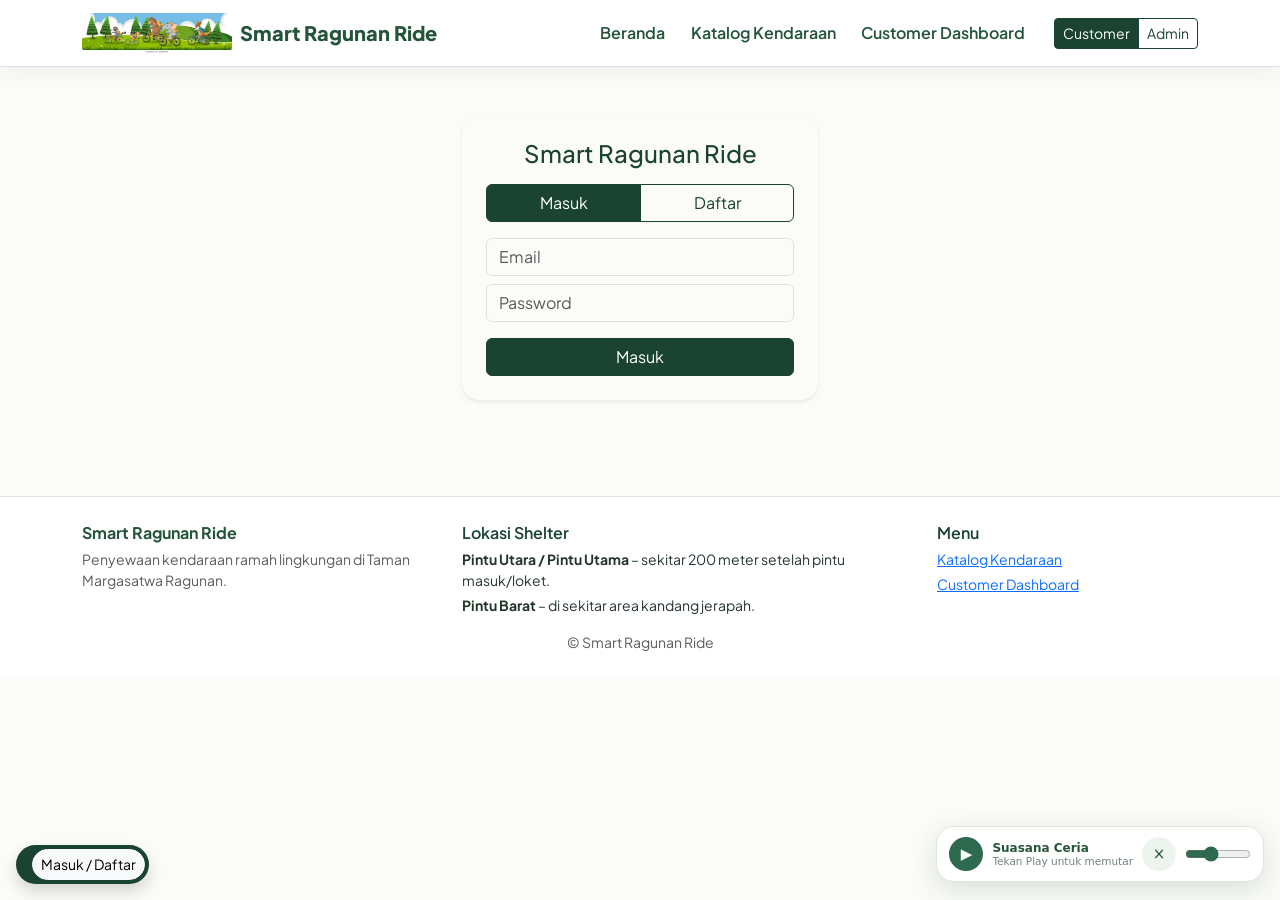
<file: riwayat-admin.html>
<!DOCTYPE html><html lang="id"><head><meta charset="UTF-8"><meta name="viewport" content="width=device-width, initial-scale=1"><title>Riwayat Peminjaman | Smart Ragunan Ride</title><link href="https://fonts.googleapis.com/css2?family=Plus+Jakarta+Sans:wght@400;600;700;800&display=swap" rel="stylesheet"><link href="https://cdn.jsdelivr.net/npm/bootstrap@5.3.3/dist/css/bootstrap.min.css" rel="stylesheet"><link href="https://cdn.jsdelivr.net/npm/bootstrap-icons@1.11.3/font/bootstrap-icons.min.css" rel="stylesheet"><link rel="stylesheet" href="assets/css/style.css"></head><body><header><nav class="navbar navbar-expand-lg bg-white sticky-top border-bottom"><div class="container"><a class="navbar-brand" href="admin.html"><span class="brand">Smart Ragunan Ride <small class="text-muted fw-normal">Admin</small></span></a><div class="navbar-nav ms-auto"><a class="nav-link" href="admin.html">Dashboard Admin</a><a class="nav-link active" href="riwayat-admin.html">Riwayat Peminjaman</a><a class="nav-link" href="iot.html">Monitoring IoT</a></div></div></nav></header><main class="container py-4"><div class="d-flex flex-wrap justify-content-between align-items-center gap-2 mb-3"><div><h1 class="h3 text-primary mb-1">Riwayat Peminjaman</h1><p class="text-muted mb-0">Daftar penyewaan yang telah diselesaikan, dapat difilter berdasarkan tanggal.</p></div><a class="btn btn-outline-primary" href="admin.html"><i class="bi bi-arrow-left"></i> Kembali ke Dashboard</a></div><section class="card border-0 shadow-sm"><div class="card-body"><div class="row g-2 mb-3"><div class="col-sm-4"><label class="form-label" for="fromDate">Dari tanggal</label><input id="fromDate" type="date" class="form-control"></div><div class="col-sm-4"><label class="form-label" for="toDate">Sampai tanggal</label><input id="toDate" type="date" class="form-control"></div><div class="col-sm-4 d-flex align-items-end"><button id="filterHistory" class="btn btn-primary me-2">Terapkan</button><button id="resetHistory" class="btn btn-outline-secondary">Reset</button></div></div><div class="table-responsive"><table class="table table-hover align-middle"><thead><tr><th>ID Booking</th><th>Customer</th><th>Kendaraan</th><th>Tanggal Sewa</th><th>Mulai</th><th>Selesai</th><th>Total</th><th>Status</th></tr></thead><tbody id="adminHistoryRows"></tbody></table></div><p id="adminHistoryEmpty" class="text-muted d-none mb-0">Belum ada riwayat peminjaman pada rentang tanggal ini.</p></div></section></main><script src="assets/js/core/storage.js"></script><script src="assets/js/core/ui.js"></script><script src="assets/js/features/01-auth.js"></script><script src="assets/js/data/bikes.js"></script><script src="assets/js/features/10-admin-dashboard.js"></script><script src="assets/js/pages/riwayat-admin.js"></script></body></html>
</file>
<file: assets/css/slideshow.css>
/* Smart Ragunan Ride - slideshow Fade (homepage & katalog) */
.srr-fade-slideshow { position: relative; overflow: hidden; }
.srr-fade-slideshow .srr-slide {
  position: absolute;
  inset: 0;
  opacity: 0;
  visibility: hidden;
  transition: opacity 1s ease-in-out, visibility 1s ease-in-out;
  pointer-events: none;
}
.srr-fade-slideshow .srr-slide.is-active {
  position: relative;
  opacity: 1;
  visibility: visible;
  pointer-events: auto;
}
.hero-photo-wrap.srr-fade-slideshow { isolation: isolate; }
.hero-photo-wrap.srr-fade-slideshow .hero-photo {
  width: 100%;
  height: 100%;
  object-fit: cover;
}
.srr-slide-dots {
  position: absolute;
  z-index: 5;
  left: 50%;
  bottom: 14px;
  transform: translateX(-50%);
  display: flex;
  gap: 8px;
}
.srr-slide-dots button {
  width: 9px;
  height: 9px;
  padding: 0;
  border: 1px solid #fff;
  border-radius: 50%;
  background: rgba(255,255,255,.55);
  box-shadow: 0 1px 5px rgba(0,0,0,.25);
}
.srr-slide-dots button.is-active { width: 23px; border-radius: 10px; background: #fff; }
.srr-catalog-slideshow {
  position: relative;
  min-height: 300px;
  height: clamp(300px, 36vw, 440px);
  overflow: hidden;
  border-radius: 20px;
  background: #1b4332;
  box-shadow: 0 10px 30px rgba(0,0,0,.12);
}
.srr-catalog-slide { width: 100%; height: 100%; }
.srr-catalog-slide img {
  width: 100%;
  height: 100%;
  object-fit: cover;
  display: block;
}
.srr-catalog-slide::after {
  content: "";
  position: absolute;
  inset: 0;
  background: linear-gradient(90deg, rgba(8,35,24,.78), rgba(8,35,24,.34) 55%, rgba(8,35,24,.04));
}
.srr-catalog-caption {
  position: absolute;
  z-index: 2;
  left: clamp(22px, 5vw, 58px);
  bottom: clamp(45px, 7vw, 70px);
  max-width: 520px;
  color: #fff;
  text-shadow: 0 2px 12px rgba(0,0,0,.3);
}
.srr-catalog-caption h2 { color: #fff; font-size: clamp(1.5rem, 3.2vw, 2.6rem); font-weight: 800; }
.srr-catalog-caption p { max-width: 440px; margin-bottom: 0; color: rgba(255,255,255,.92); }
@media (prefers-reduced-motion: reduce) {
  .srr-fade-slideshow .srr-slide { transition: none; }
}
</file>
<file: assets/css/style.css>
/* ===== Smart Ragunan Ride - tema hijau di atas Bootstrap 5 ===== */
:root {
  --eco-dark: #012d1d; --eco: #1b4332; --eco-mid: #006c48; --eco-mint: #92f7c3; --eco-soft: #f1f4f9; --eco-gold: #e7c268;
  --bs-primary: #1b4332; --bs-primary-rgb: 27, 67, 50;
  --bs-success: #006c48; --bs-success-rgb: 0, 108, 72;
  --bs-danger: #ba1a1a; --bs-danger-rgb: 186, 26, 26;
  --bs-body-bg: #f7f9ff; --bs-body-color: #181c20;
  --bs-body-font-family: 'Plus Jakarta Sans', system-ui, sans-serif;
  --bs-link-color: #006c48; --bs-link-hover-color: #012d1d;
}
html { scroll-behavior: smooth; }
body { padding-bottom: 0; }
.btn-primary { --bs-btn-bg: #1b4332; --bs-btn-border-color: #1b4332; --bs-btn-hover-bg: #012d1d; --bs-btn-hover-border-color: #012d1d; --bs-btn-active-bg: #012d1d; --bs-btn-active-border-color: #012d1d; --bs-btn-disabled-bg: #1b4332; --bs-btn-disabled-border-color: #1b4332; }
.btn-outline-primary { --bs-btn-color: #1b4332; --bs-btn-border-color: #1b4332; --bs-btn-hover-bg: #1b4332; --bs-btn-hover-border-color: #1b4332; --bs-btn-active-bg: #1b4332; --bs-btn-active-border-color: #1b4332; }
.btn-success { --bs-btn-bg: #006c48; --bs-btn-border-color: #006c48; --bs-btn-hover-bg: #00513a; --bs-btn-hover-border-color: #00513a; --bs-btn-active-bg: #00513a; --bs-btn-active-border-color: #00513a; }
.btn-outline-success { --bs-btn-color: #006c48; --bs-btn-border-color: #006c48; --bs-btn-hover-bg: #006c48; --bs-btn-hover-border-color: #006c48; --bs-btn-active-bg: #006c48; --bs-btn-active-border-color: #006c48; }
.text-primary { color: #1b4332 !important; }
.nav-pills { --bs-nav-pills-link-active-bg: #1b4332; }

.navbar .nav-link { color: var(--eco); font-weight: 600; padding-inline: .8rem !important; }
.navbar .nav-link:hover { color: var(--eco-mid); }
.navbar .nav-link.active { color: #fff; background: var(--eco); border-radius: 2rem; }
.brand { color: var(--eco); font-weight: 800; }

.hero { background: linear-gradient(135deg, #012d1d 0%, #1b4332 60%, #006c48 100%); color: #fff; }
.hero img { border-radius: 1.25rem; box-shadow: 0 12px 30px rgba(0, 0, 0, .3); }
.eyebrow { color: var(--eco-mid); letter-spacing: .08em; text-transform: uppercase; font-weight: 700; font-size: .8rem; }
.section-soft { background: var(--eco-soft); }
.section-dark { background: var(--eco); color: #fff; }

.card-hover { transition: transform .2s, box-shadow .2s; }
.card-hover:hover { transform: translateY(-3px); box-shadow: 0 .6rem 1.2rem rgba(0, 0, 0, .12) !important; }
.bike-img { height: 210px; object-fit: cover; background: #ebeef3; }
.step-no { width: 44px; height: 44px; border-radius: 50%; background: var(--eco-mint); color: var(--eco); font-weight: 800; display: flex; align-items: center; justify-content: center; }

.timer { font-size: 3rem; font-weight: 800; color: var(--eco); font-variant-numeric: tabular-nums; }
.avatar { width: 64px; height: 64px; border-radius: 50%; background: var(--eco); color: #fff; font-size: 1.6rem; font-weight: 800; display: flex; align-items: center; justify-content: center; }
.star-btn { background: none; border: 0; font-size: 2.2rem; line-height: 1; padding: 0 .15rem; }
.photo-box { border: 2px dashed #c1c8c2; border-radius: .8rem; padding: 1.2rem; text-align: center; cursor: pointer; }
.telemetry { background: var(--eco); color: #fff; border-radius: .8rem; padding: .8rem; font-size: .85rem; overflow-x: auto; }
#bikeGrid, #homeGrid { --bs-gutter-y: 1.5rem; }


/* ===== Ragunan Nature Experience & Motion ===== */
:root{
  --eco-dark:#153b2b;
  --eco:#24543a;
  --eco-mid:#477b50;
  --eco-mint:#b8d3a7;
  --eco-soft:#f3f6ef;
  --eco-gold:#e7c77b;
  --bs-body-bg:#fbfcf8;
}
body{background:#fbfcf8;color:#24352a}
.navbar{backdrop-filter:blur(14px);box-shadow:0 5px 22px rgba(20,55,35,.06)}
.navbar .nav-link{transition:color .25s ease,background .25s ease,transform .25s ease}
.navbar .nav-link:hover{transform:translateY(-2px)}
.hero-ragunan{
  position:relative;isolation:isolate;overflow:hidden;color:#fff;
  background:
    linear-gradient(90deg,rgba(10,39,25,.94) 0%,rgba(13,49,30,.84) 47%,rgba(12,43,28,.42) 100%),
    url('../img/RGN-SB01.jpg') center 48%/cover no-repeat;
  min-height:650px;padding:5.5rem 0 4.5rem;
}
.hero-ragunan:before,.hero-ragunan:after{content:"";position:absolute;z-index:-1;pointer-events:none;border-radius:50%;filter:blur(2px)}
.hero-ragunan:before{width:360px;height:360px;right:-130px;top:-170px;background:rgba(173,207,137,.13)}
.hero-ragunan:after{width:280px;height:280px;left:-130px;bottom:-160px;background:rgba(173,207,137,.12)}
.hero-inner{position:relative}
.hero-kicker{display:inline-flex;align-items:center;gap:.55rem;padding:.6rem 1rem;border:1px solid rgba(255,255,255,.25);border-radius:50px;background:rgba(255,255,255,.1);color:#d8edc9;font-size:.82rem;font-weight:700;letter-spacing:.04em}
.hero-ragunan h1{line-height:1.13;letter-spacing:-.04em;max-width:720px}
.hero-ragunan h1 span{color:#c7e3a9}
.hero-description{font-size:1.08rem;line-height:1.8;color:rgba(255,255,255,.82);max-width:590px}
.btn-hero-primary{background:#d6e8bd;color:#173b28;border:1px solid #d6e8bd;border-radius:50px;padding:.85rem 1.4rem;font-weight:800;box-shadow:0 12px 25px rgba(0,0,0,.14);transition:transform .25s,box-shadow .25s}
.btn-hero-primary:hover{background:#e7f1d8;color:#173b28;transform:translateY(-3px);box-shadow:0 16px 30px rgba(0,0,0,.2)}
.btn-hero-ghost{border:1px solid rgba(255,255,255,.55);color:#fff;border-radius:50px;padding:.85rem 1.4rem;font-weight:700;transition:background .25s,transform .25s}
.btn-hero-ghost:hover{background:rgba(255,255,255,.14);color:#fff;transform:translateY(-3px)}
.hero-stats{display:flex;flex-wrap:wrap;gap:2.2rem}
.hero-stats div{display:flex;flex-direction:column;gap:.15rem}
.hero-stats strong{font-size:1.35rem;color:#fff}
.hero-stats span{font-size:.78rem;color:rgba(255,255,255,.7)}
.hero-visual{position:relative;padding:1rem 1.25rem 2rem}
.hero-photo-wrap{position:relative;border:7px solid rgba(255,255,255,.88);border-radius:28px;box-shadow:0 25px 65px rgba(0,0,0,.32);transform:rotate(1.5deg);animation:photoFloat 6s ease-in-out infinite}
.hero-photo{display:block;width:100%;height:370px;object-fit:cover;border-radius:19px}
.photo-caption{position:absolute;left:16px;right:16px;bottom:16px;display:flex;align-items:center;gap:.7rem;padding:.85rem 1rem;border-radius:16px;background:rgba(255,255,255,.94);color:#21452e;box-shadow:0 8px 25px rgba(0,0,0,.13)}
.photo-caption>i{font-size:1.35rem;color:#477b50}
.photo-caption span{display:flex;flex-direction:column;font-size:.82rem}
.photo-caption small{color:#6d7d6e}
.animal-float{position:absolute;display:grid;place-items:center;width:65px;height:65px;border-radius:22px;background:rgba(255,255,255,.96);font-size:2rem;box-shadow:0 12px 28px rgba(0,0,0,.2);animation:animalBob 4s ease-in-out infinite}
.animal-giraffe{top:-14px;right:-3px;transform:rotate(8deg)}
.animal-elephant{left:-12px;top:42%;animation-delay:-1s}
.animal-deer{right:5px;bottom:-2px;animation-delay:-2s}
.animal-orangutan{left:15%;bottom:-22px;animation-delay:-.6s}
.hero-leaf{position:absolute;z-index:-1;opacity:.25;font-size:5rem;animation:leafSway 7s ease-in-out infinite}
.hero-leaf-one{right:5%;top:8%}.hero-leaf-two{left:2%;bottom:8%;animation-delay:-3s}
.hero-scroll-hint{position:absolute;bottom:-2.7rem;left:50%;transform:translateX(-50%);display:flex;align-items:center;gap:.65rem;color:rgba(255,255,255,.65);font-size:.72rem;letter-spacing:.08em;text-transform:uppercase}
.hero-scroll-hint span{height:25px;width:15px;border:1px solid rgba(255,255,255,.55);border-radius:20px;position:relative}
.hero-scroll-hint span:after{content:"";position:absolute;top:5px;left:5px;width:3px;height:5px;border-radius:5px;background:#d6e8bd;animation:scrollDot 1.5s infinite}
.eyebrow{color:#63865b}
.section-soft{background:#f1f5ed}
.card{border-radius:1.1rem;overflow:hidden}
.card-hover{transition:transform .35s cubic-bezier(.2,.8,.2,1),box-shadow .35s}
.card-hover:hover{transform:translateY(-8px);box-shadow:0 18px 35px rgba(28,65,40,.13)!important}
.bike-img{transition:transform .55s ease}
.card-hover:hover .bike-img{transform:scale(1.035)}
/* Reveal saat elemen memasuki layar */
[data-reveal]{opacity:0;transform:translateY(24px);transition:opacity .7s ease,transform .7s cubic-bezier(.2,.75,.25,1)}
[data-reveal].is-visible{opacity:1;transform:translateY(0)}
.hero-copy[data-reveal]{transition-delay:.08s}.hero-visual[data-reveal]{transition-delay:.2s}
.feature-card .card-body>i{display:inline-block;transition:transform .35s}
.feature-card:hover .card-body>i{transform:translateY(-5px) rotate(-7deg)}
@keyframes photoFloat{0%,100%{translate:0 0}50%{translate:0 -9px}}
@keyframes animalBob{0%,100%{translate:0 0}50%{translate:0 -10px}}
@keyframes leafSway{0%,100%{rotate:-8deg}50%{rotate:9deg}}
@keyframes scrollDot{0%{transform:translateY(0);opacity:1}100%{transform:translateY(9px);opacity:0}}
@media(max-width:767.98px){
 .hero-ragunan{min-height:auto;padding:4rem 0 5rem;background-position:55% center}
 .hero-ragunan h1{font-size:2.55rem}
 .hero-description{font-size:.98rem}
 .hero-visual{margin-top:1rem;padding:1rem 1rem 2rem}
 .hero-photo{height:270px}
 .animal-float{width:52px;height:52px;border-radius:17px;font-size:1.6rem}
 .animal-elephant{left:-5px}.animal-giraffe{right:-2px}
 .hero-stats{gap:1.2rem}
 .hero-scroll-hint{bottom:-3rem;white-space:nowrap}
}
@media(prefers-reduced-motion:reduce){
 *,*::before,*::after{scroll-behavior:auto!important;animation-duration:.01ms!important;animation-iteration-count:1!important;transition-duration:.01ms!important}
 [data-reveal]{opacity:1;transform:none}
}
</file>
